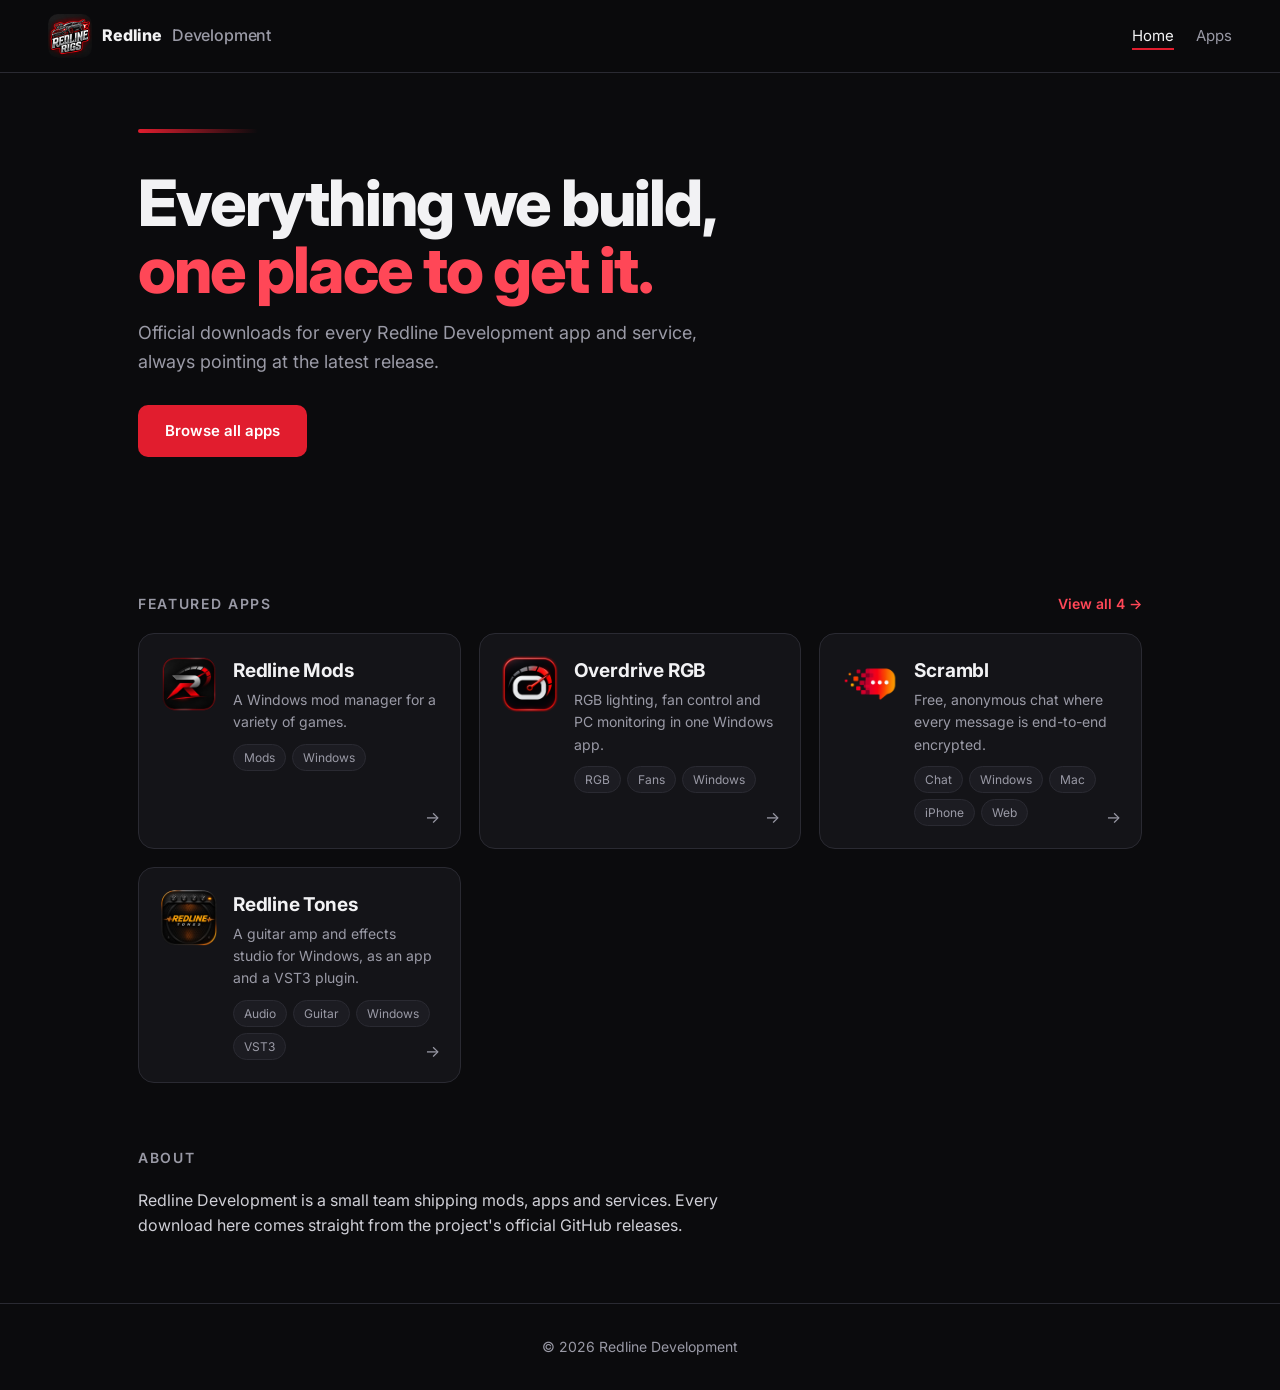
<file: index.html>
<!doctype html>
<html lang="en">
<head>
  <meta charset="utf-8">
  <meta name="viewport" content="width=device-width, initial-scale=1">
  <title>Redline Development</title>
  <meta name="description" content="Downloads for every Redline Development app and service.">
  <link rel="icon" type="image/png" href="assets/brand/favicon.png">
  <link rel="preconnect" href="https://fonts.googleapis.com">
  <link href="https://fonts.googleapis.com/css2?family=Inter:wght@400;500;600;800&display=swap" rel="stylesheet">
  <link rel="stylesheet" href="styles.css?v=202611252351">
</head>
<body data-page="home">
  <header class="nav">
    <a class="brand" href="index.html">
      <img class="logo" src="assets/brand/logo.png" alt="" width="44" height="44">
      Redline <span class="muted">Development</span>
    </a>
    <nav><a href="index.html" data-nav="home">Home</a><a href="apps.html" data-nav="apps">Apps</a></nav>
  </header>

  <main>
    <section class="hero">
      <div class="redline" aria-hidden="true"></div>
      <h1>Everything we build,<br><span class="accent">one place to get it.</span></h1>
      <p class="lead">Official downloads for every Redline Development app and service, always pointing at the latest release.</p>
      <a class="btn primary lg" href="apps.html">Browse all apps</a>
    </section>

    <section>
      <div class="section-head"><h2>Featured apps</h2><a class="link" href="apps.html">View all <span id="app-count"></span> →</a></div>
      <div id="featured" class="grid"></div>
    </section>

    <section class="about">
      <h2>About</h2>
      <p>Redline Development is a small team shipping mods, apps and services. Every download here comes straight from the project's official GitHub releases.</p>
    </section>
  </main>

  <footer>© <span data-year></span> Redline Development</footer>
  <script src="apps.js?v=202611252351"></script>
  <script src="site.js?v=202611252351"></script>
</body>
</html>
</file>
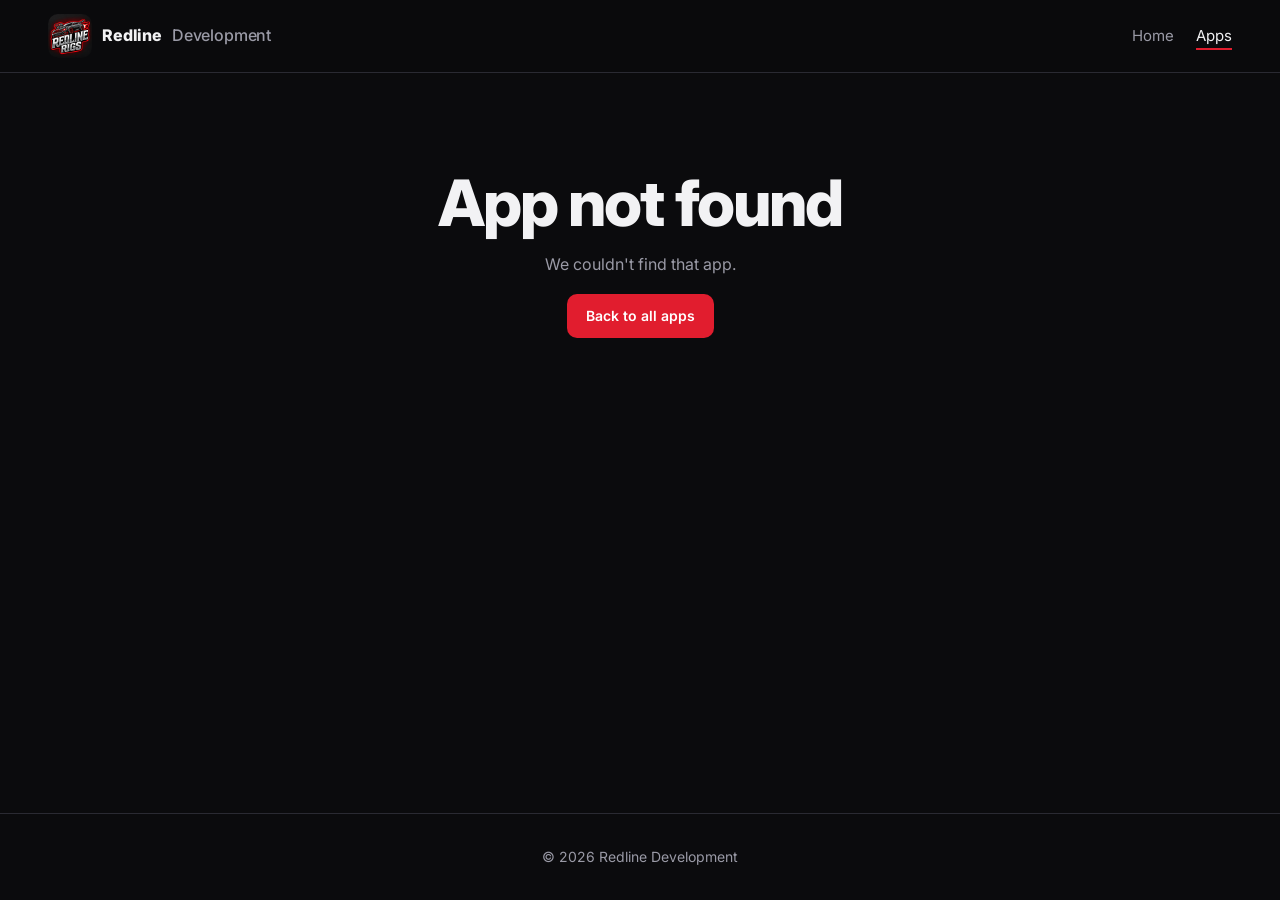
<file: app.html>
<!doctype html>
<html lang="en">
<head>
  <meta charset="utf-8">
  <meta name="viewport" content="width=device-width, initial-scale=1">
  <title>App · Redline Development</title>
  <meta name="description" content="App details and downloads from Redline Development.">
  <link rel="icon" type="image/png" href="assets/brand/favicon.png">
  <link rel="preconnect" href="https://fonts.googleapis.com">
  <link href="https://fonts.googleapis.com/css2?family=Inter:wght@400;500;600;800&display=swap" rel="stylesheet">
  <link rel="stylesheet" href="styles.css?v=202611252351">
</head>
<body data-page="app">
  <header class="nav">
    <a class="brand" href="index.html">
      <img class="logo" src="assets/brand/logo.png" alt="" width="44" height="44">
      Redline <span class="muted">Development</span>
    </a>
    <nav><a href="index.html" data-nav="home">Home</a><a href="apps.html" data-nav="apps">Apps</a></nav>
  </header>

  <main id="app-page"></main>

  <footer>© <span data-year></span> Redline Development</footer>
  <script src="apps.js?v=202611252351"></script>
  <script src="site.js?v=202611252351"></script>
</body>
</html>
</file>
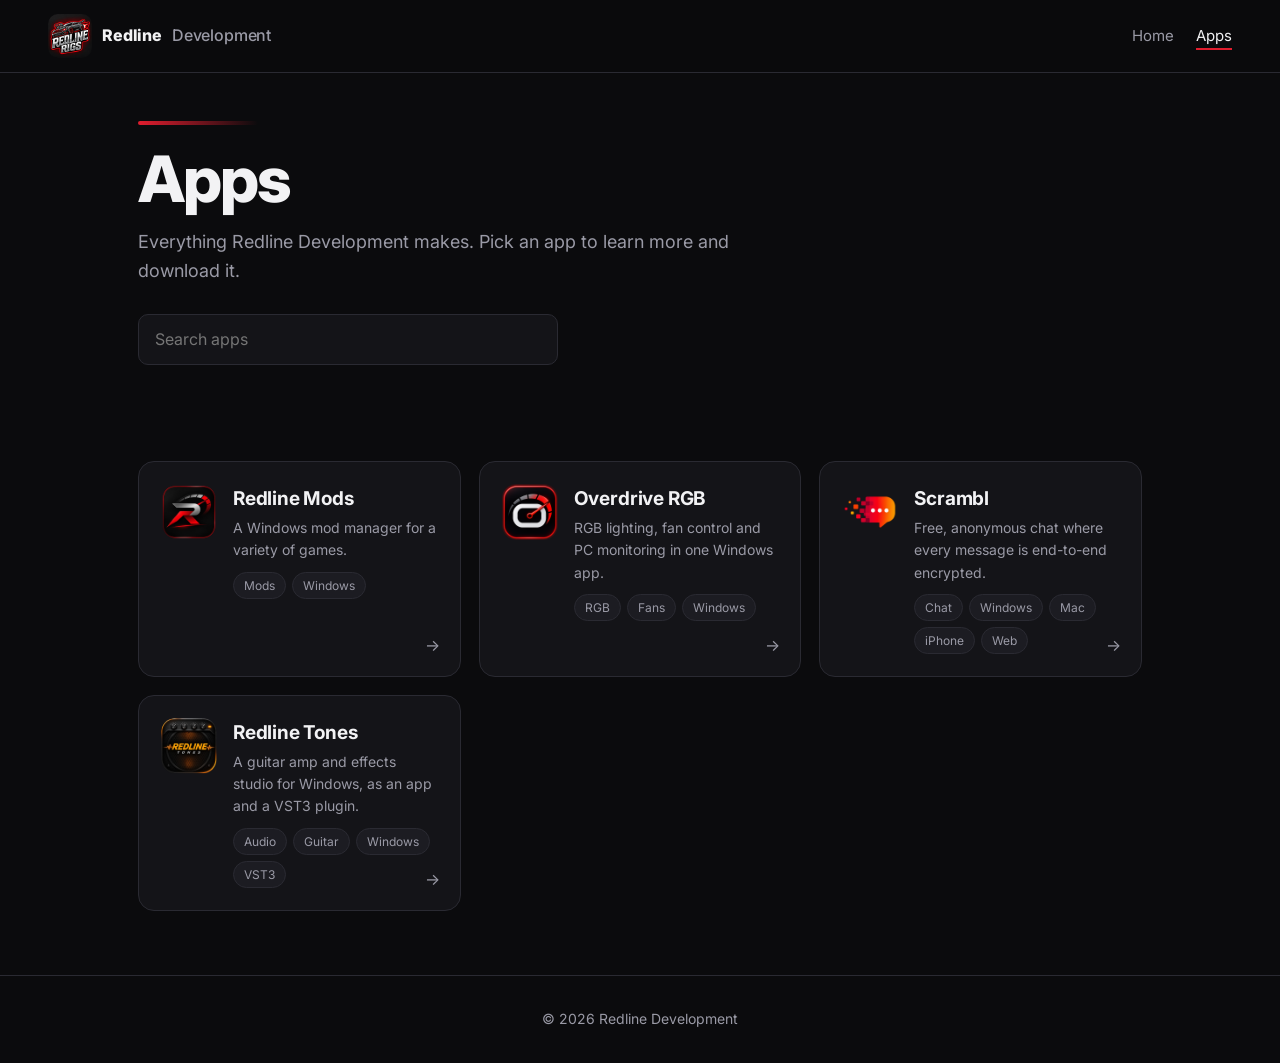
<file: apps.html>
<!doctype html>
<html lang="en">
<head>
  <meta charset="utf-8">
  <meta name="viewport" content="width=device-width, initial-scale=1">
  <title>Apps · Redline Development</title>
  <meta name="description" content="Every app and service from Redline Development.">
  <link rel="icon" type="image/png" href="assets/brand/favicon.png">
  <link rel="preconnect" href="https://fonts.googleapis.com">
  <link href="https://fonts.googleapis.com/css2?family=Inter:wght@400;500;600;800&display=swap" rel="stylesheet">
  <link rel="stylesheet" href="styles.css?v=202611252351">
</head>
<body data-page="apps">
  <header class="nav">
    <a class="brand" href="index.html">
      <img class="logo" src="assets/brand/logo.png" alt="" width="44" height="44">
      Redline <span class="muted">Development</span>
    </a>
    <nav><a href="index.html" data-nav="home">Home</a><a href="apps.html" data-nav="apps">Apps</a></nav>
  </header>

  <main>
    <section class="page-head">
      <div class="redline" aria-hidden="true"></div>
      <h1>Apps</h1>
      <p class="lead">Everything Redline Development makes. Pick an app to learn more and download it.</p>
      <input id="search" class="search" type="search" placeholder="Search apps" aria-label="Search apps">
    </section>
    <section>
      <div id="app-grid" class="grid"></div>
    </section>
  </main>

  <footer>© <span data-year></span> Redline Development</footer>
  <script src="apps.js?v=202611252351"></script>
  <script src="site.js?v=202611252351"></script>
</body>
</html>
</file>
<file: styles.css>
:root{--bg:#0b0b0d;--surface:#141418;--surface-2:#1c1c22;--border:#2a2a32;--text:#f2f2f4;--muted:#9a9aa6;--body:#cfcfd6;--red:#e11d2e;--red-2:#ff4757}
*{box-sizing:border-box}
html{scroll-behavior:smooth}
body{margin:0;background:var(--bg);color:var(--text);font:16px/1.6 Inter,system-ui,-apple-system,Segoe UI,Roboto,sans-serif;min-height:100vh;display:flex;flex-direction:column}
a{color:inherit;text-decoration:none}
.muted{color:var(--muted)}.small{font-size:13px}
.accent{color:var(--red-2)}
.prose a,.panel a:not(.btn){color:var(--red-2)}
/* nav */
.nav{position:sticky;top:0;z-index:10;display:flex;justify-content:space-between;align-items:center;padding:14px clamp(16px,5vw,48px);background:rgba(11,11,13,.85);backdrop-filter:blur(10px);border-bottom:1px solid var(--border)}
.brand{display:flex;align-items:center;gap:10px;font-weight:800;letter-spacing:-.01em}
.brand .muted{font-weight:500}
.logo{width:44px;height:44px;border-radius:10px;object-fit:cover;display:block;flex:none}
.nav nav{display:flex;gap:22px;font-size:15px;color:var(--muted)}
.nav nav a:hover,.nav nav a.active{color:var(--text)}
.nav nav a.active{box-shadow:0 2px 0 var(--red)}
main{width:100%;max-width:1100px;margin:0 auto;padding:0 clamp(16px,5vw,48px);flex:1}
/* headings */
.hero{position:relative;padding:96px 0 72px}
.page-head{position:relative;padding:72px 0 32px}
.redline{position:absolute;left:0;top:48px;width:120px;height:4px;border-radius:2px;background:linear-gradient(90deg,var(--red),transparent)}
.hero .redline{top:56px}
h1{font-size:clamp(36px,6vw,64px);line-height:1.05;letter-spacing:-.03em;margin:0 0 16px;font-weight:800}
.lead{max-width:600px;font-size:18px;color:var(--muted);margin:0 0 28px}
h2{font-size:14px;text-transform:uppercase;letter-spacing:.12em;color:var(--muted);margin:0 0 18px;font-weight:600}
section{margin-bottom:64px}
.section-head{display:flex;justify-content:space-between;align-items:baseline;gap:16px}
.link{color:var(--red-2);font-weight:600;font-size:14px}.link:hover{text-decoration:underline}
/* search */
.search{width:100%;max-width:420px;padding:12px 16px;border-radius:10px;border:1px solid var(--border);background:var(--surface);color:var(--text);font:inherit}
.search:focus{outline:none;border-color:var(--red)}
.empty{grid-column:1/-1}
/* tiles */
.grid{display:grid;grid-template-columns:repeat(auto-fill,minmax(300px,1fr));gap:18px}
.tile{position:relative;display:flex;gap:16px;align-items:flex-start;padding:22px;background:var(--surface);border:1px solid var(--border);border-radius:16px;transition:border-color .2s,transform .2s,background .2s}
.tile:hover{border-color:var(--red);transform:translateY(-2px);background:#17171c}
.tile-body{min-width:0;flex:1}
.tile h3{margin:0;font-size:19px;letter-spacing:-.01em}
.tagline{margin:2px 0 10px;color:var(--muted);font-size:14px}
.tile-version{position:absolute;top:18px;right:18px;font-size:12px;font-weight:600;color:var(--muted)}
.arrow{position:absolute;right:20px;bottom:18px;color:var(--muted);transition:transform .2s,color .2s}
.tile:hover .arrow{color:var(--red-2);transform:translateX(3px)}
.app-icon{flex:none;width:56px;height:56px;border-radius:14px;background:linear-gradient(135deg,var(--red),#7a0c16);display:grid;place-items:center;font-weight:800;font-size:19px;overflow:hidden;color:#fff}
.app-icon img{width:100%;height:100%;object-fit:cover}
.app-icon:has(img){background:none}
.app-icon.xl{width:96px;height:96px;border-radius:22px;font-size:32px}
.tags{display:flex;gap:6px;flex-wrap:wrap}.tags span{font-size:12px;padding:3px 10px;border-radius:999px;background:var(--surface-2);border:1px solid var(--border);color:var(--muted)}
/* buttons */
.btn{display:inline-block;padding:10px 18px;border-radius:10px;font-weight:600;font-size:14px;border:1px solid transparent;transition:background .2s,border-color .2s;text-align:center}
.btn.lg{padding:13px 26px;font-size:15px}
.btn.primary{background:var(--red);color:#fff}.btn.primary:hover{background:var(--red-2)}
.btn.disabled,.btn.disabled:hover{background:var(--surface-2);color:var(--muted);border-color:var(--border);cursor:default}
.btn.ghost{border-color:var(--border)}.btn.ghost:hover{border-color:var(--muted)}
/* app page */
.back{display:inline-block;margin:32px 0 0;color:var(--muted);font-size:14px}.back:hover{color:var(--text)}
.app-hero{display:flex;gap:28px;align-items:center;padding:32px 0 48px;border-bottom:1px solid var(--border);margin-bottom:48px}
.app-hero h1{font-size:clamp(32px,5vw,52px);margin-bottom:6px}
.app-hero .lead{margin-bottom:14px}
.app-hero-text{flex:1;min-width:0}
.app-hero-cta{display:flex;flex-direction:column;align-items:center;gap:8px}
.app-layout{display:grid;grid-template-columns:minmax(0,1fr) 280px;gap:40px}
.prose{color:var(--body);margin:0 0 14px;max-width:680px}
.features{margin:0;padding:0;list-style:none;display:grid;gap:10px}
.features li{position:relative;padding-left:22px;color:var(--body)}
.features li::before{content:"";position:absolute;left:0;top:.62em;width:10px;height:3px;border-radius:2px;background:var(--red)}
.shots-sec h2{margin-bottom:14px}
.shots-wrap{position:relative;--shot-h:340px}
.shots{display:flex;gap:14px;overflow-x:auto;scroll-snap-type:x mandatory;scroll-behavior:smooth;overscroll-behavior-x:contain;scrollbar-width:none;-ms-overflow-style:none}
.shots::-webkit-scrollbar{display:none}
.shots figure{margin:0;flex:none;scroll-snap-align:start;display:flex;flex-direction:column;width:min-content}
.shots img{height:var(--shot-h);width:auto;max-width:none;border-radius:12px;border:1px solid var(--border);display:block}
.shots figcaption{font-size:13px;color:var(--muted);margin-top:8px}
.shot-ph{height:var(--shot-h);aspect-ratio:16/9;border-radius:12px;border:1px dashed var(--border);background:repeating-linear-gradient(135deg,var(--surface),var(--surface) 12px,#16161b 12px,#16161b 24px);display:grid;place-items:center}
.shot-ph span{font-size:13px;color:var(--muted)}
.shots-btn{position:absolute;top:var(--btn-top,calc(var(--shot-h) / 2));transform:translateY(-50%);z-index:2;width:40px;height:40px;border-radius:50%;border:1px solid rgba(255,255,255,.15);background:rgba(10,10,12,.72);backdrop-filter:blur(6px);color:#fff;font:600 26px/1 Inter,system-ui,sans-serif;display:grid;place-items:center;padding:0 0 4px;cursor:pointer;transition:background .2s}
.shots-btn:hover{background:rgba(10,10,12,.9)}
.shots-btn:focus-visible{outline:2px solid var(--red-2);outline-offset:2px}
.shots-btn[hidden]{display:none}
.shots-btn.prev{left:8px}.shots-btn.next{right:8px}
@media (max-width:600px){.shots-wrap{--shot-h:220px}.shots figure{width:85%}.shots img{width:100%;height:auto;max-height:var(--shot-h);object-fit:cover;object-position:left top}.shots .shot-ph{width:100%;height:auto}}
@media (prefers-reduced-motion:reduce){.shots{scroll-behavior:auto}}
.panel{padding:18px 20px;background:var(--surface);border:1px solid var(--border);border-radius:14px;font-size:14px}
.panel h3{margin:0 0 12px;font-size:15px}
.app-side{position:sticky;top:84px;align-self:start}
dl{display:grid;grid-template-columns:auto 1fr;gap:8px 16px;margin:0 0 16px}
dt{color:var(--muted)}dd{margin:0;text-align:right;font-weight:500}
.side-links{display:flex;flex-direction:column;gap:8px;border-top:1px solid var(--border);padding-top:14px}
.side-links a{color:var(--red-2)}.side-links a:hover{text-decoration:underline}
.assets{list-style:none;margin:0;padding:0;display:grid;gap:8px}
.assets li{display:flex;justify-content:space-between;gap:12px}.assets a{word-break:break-all}
.notfound{padding:96px 0;text-align:center}
.about p{max-width:640px;color:var(--body);margin:0}
footer{text-align:center;padding:32px 16px;color:var(--muted);font-size:14px;border-top:1px solid var(--border)}
@media (max-width:820px){
  .app-layout{grid-template-columns:minmax(0,1fr);gap:0}
  .app-side{position:static;margin-bottom:48px}
  .app-hero{flex-direction:column;align-items:flex-start;gap:18px}
  .app-hero-cta{align-items:flex-start}
}
@media (max-width:480px){.grid{grid-template-columns:1fr}.hero{padding:72px 0 48px}.nav nav{gap:16px}}
.dl-list{list-style:none;margin:0;padding:0;display:grid;gap:4px}
.dl-list li{display:flex;justify-content:space-between;align-items:center;gap:16px;padding:12px 0;border-bottom:1px solid var(--border)}
.dl-list li:last-child{border-bottom:0}
.dl-list li>div{display:flex;flex-direction:column;min-width:0}
.dl-list .btn{flex:none;padding:8px 14px}
.side-links+.side-links{margin-top:14px}
</file>
